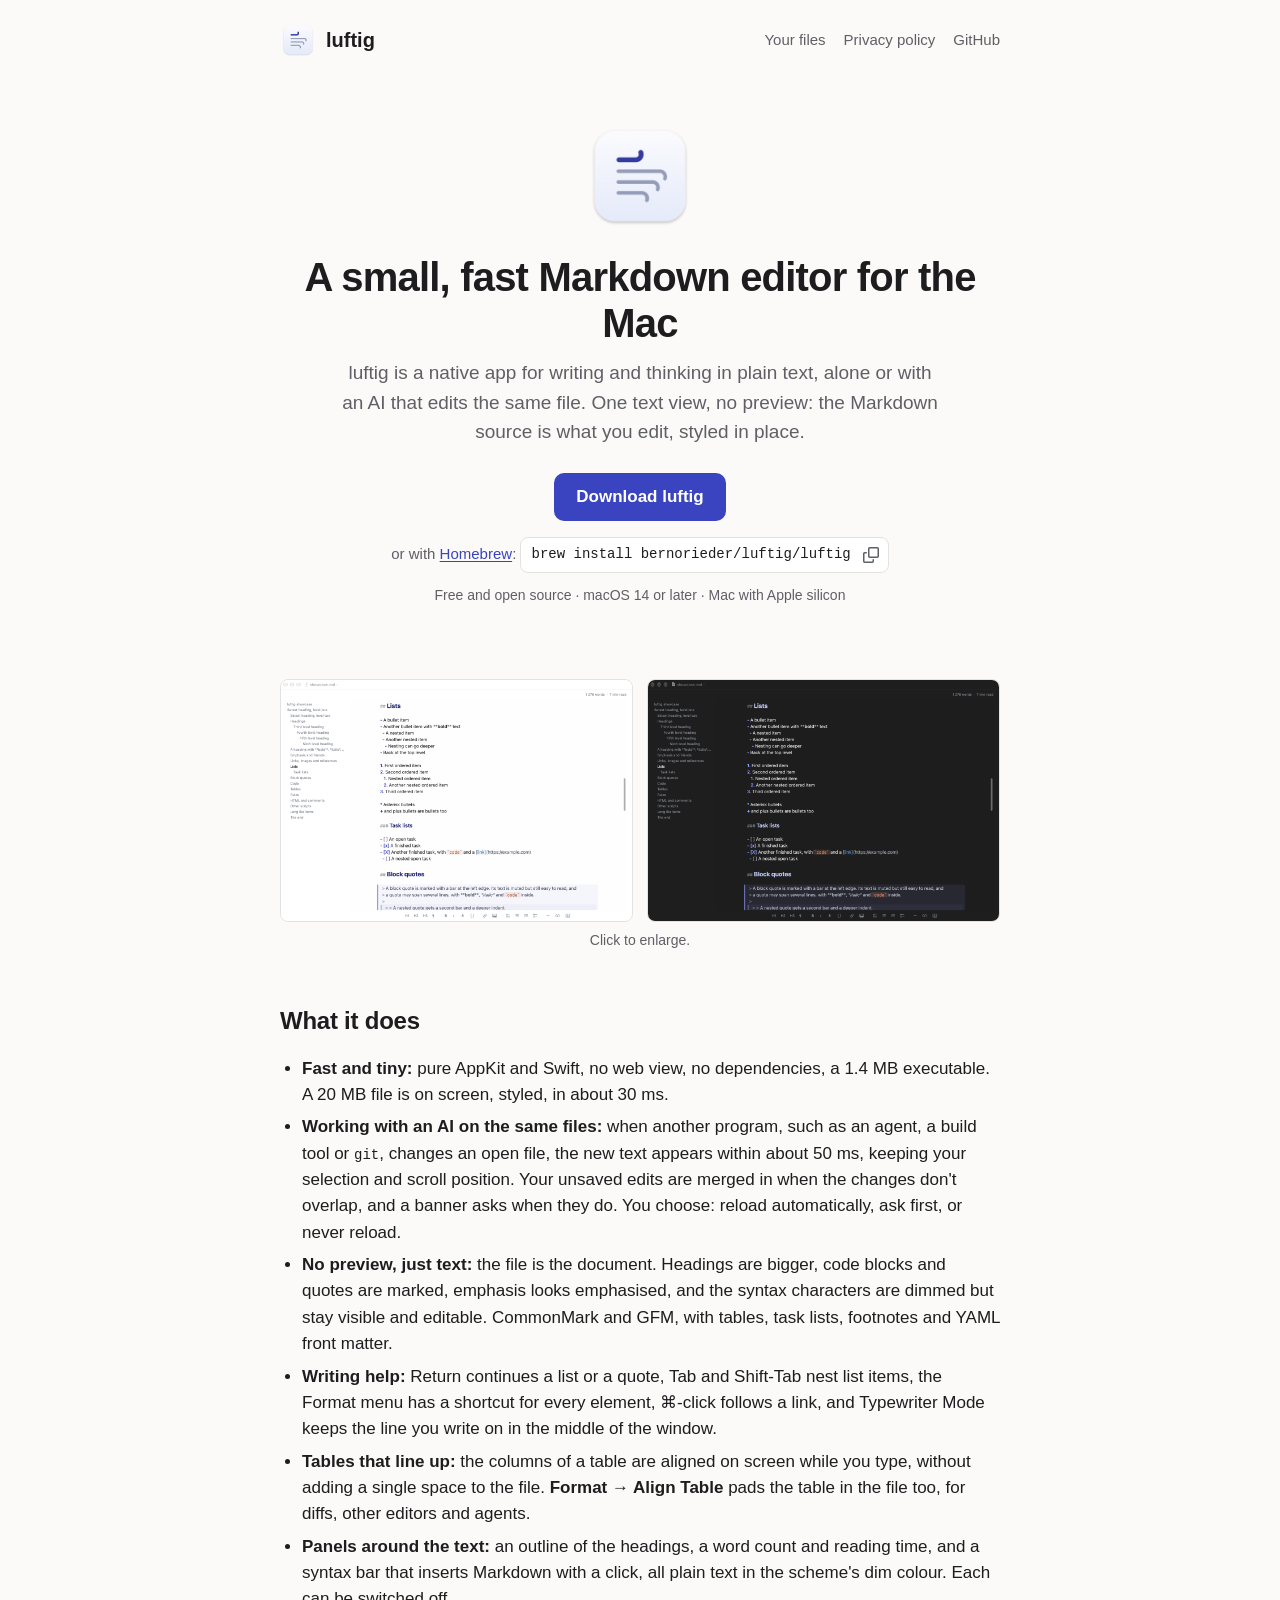
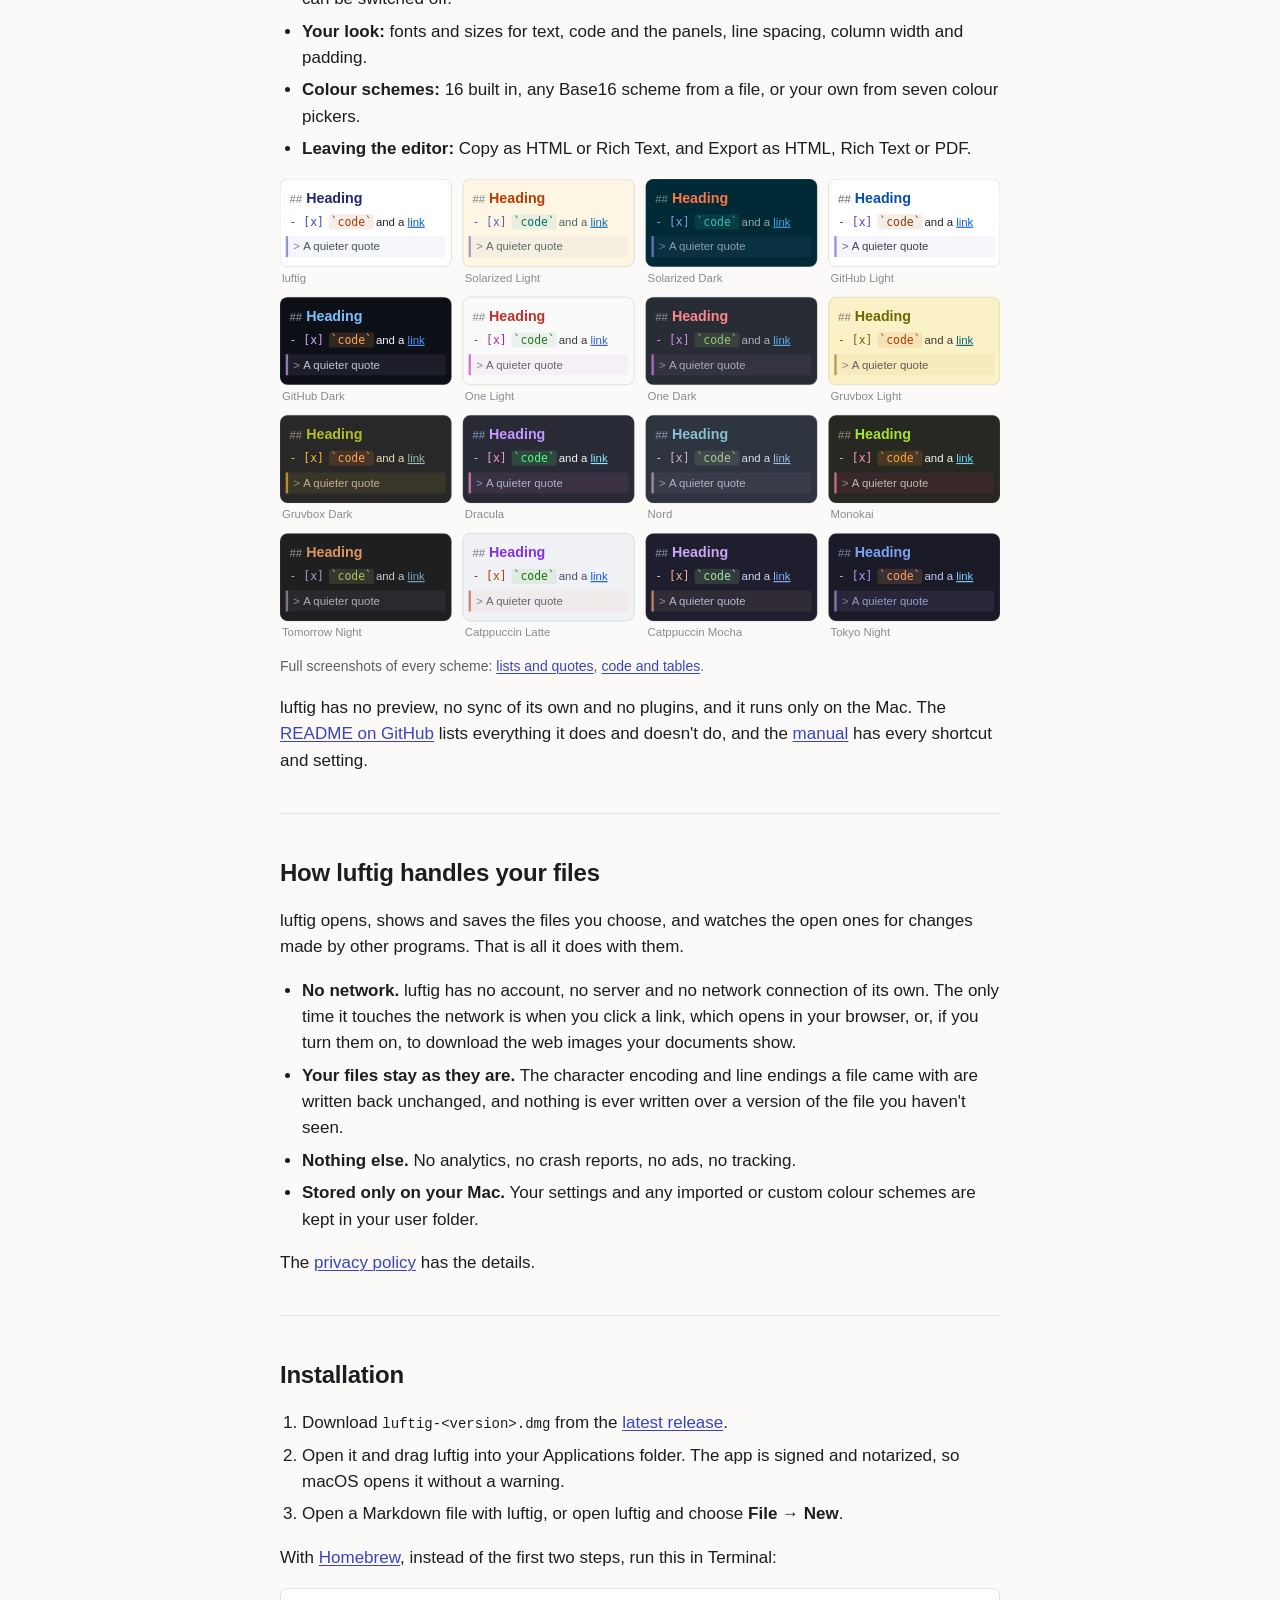
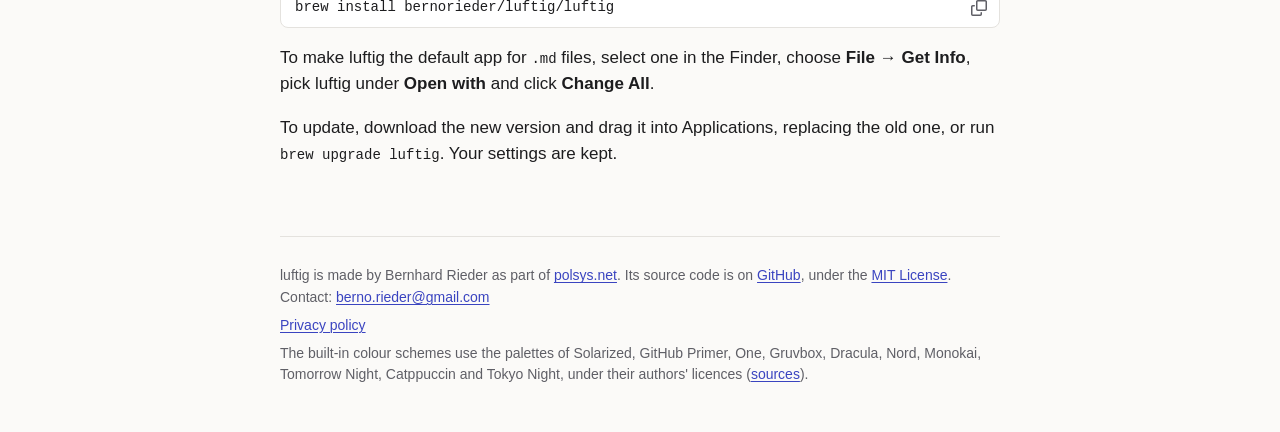
<file: docs/index.html>
<!doctype html>
<html lang="en">
<head>
  <meta charset="utf-8">
  <meta name="viewport" content="width=device-width, initial-scale=1">
  <title>luftig – a small, fast Markdown editor for the Mac</title>
  <meta name="description" content="luftig is a free, native macOS Markdown editor: one text view, no preview, styled in place, very fast, and made for working with an AI on the same files.">
  <link rel="icon" href="icon.png">
  <link rel="stylesheet" href="site.css">
</head>
<body>
  <div class="wrap">
    <header class="site">
      <a class="brand" href="./"><img src="icon.png" alt="">luftig</a>
      <nav>
        <a href="#your-files">Your files</a>
        <a href="privacy.html">Privacy policy</a>
        <a href="https://github.com/bernorieder/luftig">GitHub</a>
      </nav>
    </header>

    <main>
      <div class="hero">
        <img class="icon" src="icon.png" alt="luftig app icon: a page with a blue heading line and three grey lines that curl like a breeze">
        <h1>A small, fast Markdown editor for the Mac</h1>
        <p class="lead">luftig is a native app for writing and thinking in plain text, alone or with an AI that edits the same file. One text view, no preview: the Markdown source is what you edit, styled in place.</p>
        <a class="button" href="https://github.com/bernorieder/luftig/releases/latest">Download luftig</a>
        <p class="brew">or with <a href="https://brew.sh">Homebrew</a>: <span class="command"><code>brew install bernorieder/luftig/luftig</code></span></p>
        <p class="small">Free and open source · macOS 14 or later · Mac with Apple silicon</p>
      </div>

      <div class="shots">
        <a class="zoom" href="screenshots/window-light.png"><img src="screenshots/window-light.png" width="2480" height="1704" alt="luftig in light mode: the outline of the headings on the left, the text with headings, lists, a quote and code styled in place, the word count at the top right, the syntax bar below the text"></a>
        <a class="zoom" href="screenshots/window-dark.png"><img src="screenshots/window-dark.png" width="2480" height="1704" alt="luftig in dark mode"></a>
      </div>
      <p class="small caption">Click to enlarge.</p>

      <section>
        <h2>What it does</h2>
        <ul>
          <li><strong>Fast and tiny:</strong> pure AppKit and Swift, no web view, no dependencies, a 1.4 MB executable. A 20 MB file is on screen, styled, in about 30 ms.</li>
          <li><strong>Working with an AI on the same files:</strong> when another program, such as an agent, a build tool or <code>git</code>, changes an open file, the new text appears within about 50 ms, keeping your selection and scroll position. Your unsaved edits are merged in when the changes don't overlap, and a banner asks when they do. You choose: reload automatically, ask first, or never reload.</li>
          <li><strong>No preview, just text:</strong> the file is the document. Headings are bigger, code blocks and quotes are marked, emphasis looks emphasised, and the syntax characters are dimmed but stay visible and editable. CommonMark and GFM, with tables, task lists, footnotes and YAML front matter.</li>
          <li><strong>Writing help:</strong> Return continues a list or a quote, Tab and Shift-Tab nest list items, the Format menu has a shortcut for every element, ⌘-click follows a link, and Typewriter Mode keeps the line you write on in the middle of the window.</li>
          <li><strong>Tables that line up:</strong> the columns of a table are aligned on screen while you type, without adding a single space to the file. <strong>Format → Align Table</strong> pads the table in the file too, for diffs, other editors and agents.</li>
          <li><strong>Panels around the text:</strong> an outline of the headings, a word count and reading time, and a syntax bar that inserts Markdown with a click, all plain text in the scheme's dim colour. Each can be switched off.</li>
          <li><strong>Your look:</strong> fonts and sizes for text, code and the panels, line spacing, column width and padding.</li>
          <li><strong>Colour schemes:</strong> 16 built in, any Base16 scheme from a file, or your own from seven colour pickers.</li>
          <li><strong>Leaving the editor:</strong> Copy as HTML or Rich Text, and Export as HTML, Rich Text or PDF.</li>
        </ul>
        <img class="schemes" src="site/schemes.svg" width="756" height="486" alt="The sixteen colour schemes, each as a small tile with a heading, a task with inline code and a link, and a quote">
        <p class="small">Full screenshots of every scheme: <a class="zoom" href="site/schemes.jpg">lists and quotes</a>, <a class="zoom" href="site/schemes-code.jpg">code and tables</a>.</p>
        <p>luftig has no preview, no sync of its own and no plugins, and it runs only on the Mac. The <a href="https://github.com/bernorieder/luftig#readme">README on GitHub</a> lists everything it does and doesn't do, and the <a href="https://github.com/bernorieder/luftig/blob/main/docs/MANUAL.md">manual</a> has every shortcut and setting.</p>
      </section>

      <section id="your-files">
        <h2>How luftig handles your files</h2>
        <p>luftig opens, shows and saves the files you choose, and watches the open ones for changes made by other programs. That is all it does with them.</p>
        <ul>
          <li><strong>No network.</strong> luftig has no account, no server and no network connection of its own. The only time it touches the network is when you click a link, which opens in your browser, or, if you turn them on, to download the web images your documents show.</li>
          <li><strong>Your files stay as they are.</strong> The character encoding and line endings a file came with are written back unchanged, and nothing is ever written over a version of the file you haven't seen.</li>
          <li><strong>Nothing else.</strong> No analytics, no crash reports, no ads, no tracking.</li>
          <li><strong>Stored only on your Mac.</strong> Your settings and any imported or custom colour schemes are kept in your user folder.</li>
        </ul>
        <p>The <a href="privacy.html">privacy policy</a> has the details.</p>
      </section>

      <section id="install">
        <h2>Installation</h2>
        <ol>
          <li>Download <code>luftig-&lt;version&gt;.dmg</code> from the <a href="https://github.com/bernorieder/luftig/releases/latest">latest release</a>.</li>
          <li>Open it and drag luftig into your Applications folder. The app is signed and notarized, so macOS opens it without a warning.</li>
          <li>Open a Markdown file with luftig, or open luftig and choose <strong>File → New</strong>.</li>
        </ol>
        <p>With <a href="https://brew.sh">Homebrew</a>, instead of the first two steps, run this in Terminal:</p>
        <div class="command block"><code>brew install bernorieder/luftig/luftig</code></div>
        <p>To make luftig the default app for <code>.md</code> files, select one in the Finder, choose <strong>File → Get Info</strong>, pick luftig under <strong>Open with</strong> and click <strong>Change All</strong>.</p>
        <p>To update, download the new version and drag it into Applications, replacing the old one, or run <code>brew upgrade luftig</code>. Your settings are kept.</p>
      </section>
    </main>

    <footer class="site">
      <p>luftig is made by Bernhard Rieder as part of <a href="https://polsys.net">polsys.net</a>. Its source code is on <a href="https://github.com/bernorieder/luftig">GitHub</a>, under the <a href="https://github.com/bernorieder/luftig/blob/main/LICENSE">MIT License</a>. Contact: <a href="mailto:berno.rieder@gmail.com">berno.rieder@gmail.com</a></p>
      <p><a href="privacy.html">Privacy policy</a></p>
      <p>The built-in colour schemes use the palettes of Solarized, GitHub Primer, One, Gruvbox, Dracula, Nord, Monokai, Tomorrow Night, Catppuccin and Tokyo Night, under their authors' licences (<a href="https://github.com/bernorieder/luftig/blob/main/docs/color-schemes.md">sources</a>).</p>
    </footer>
  </div>

  <dialog id="lightbox" aria-label="Enlarged image"><img alt=""></dialog>
  <script>
    // Adds a copy button to each command, which shows a check mark for a moment once it has copied.
    // Without the script, a click on the command still selects all of it.
    // The icons are GitHub's Octicons "copy" and "check" (Copyright (c) GitHub Inc., MIT License, https://github.com/primer/octicons).
    const icons = '<svg class="clipboard" viewBox="0 0 16 16"><path d="M0 6.75C0 5.784.784 5 1.75 5h1.5a.75.75 0 0 1 0 1.5h-1.5a.25.25 0 0 0-.25.25v7.5c0 .138.112.25.25.25h7.5a.25.25 0 0 0 .25-.25v-1.5a.75.75 0 0 1 1.5 0v1.5A1.75 1.75 0 0 1 9.25 16h-7.5A1.75 1.75 0 0 1 0 14.25Z"/><path d="M5 1.75C5 .784 5.784 0 6.75 0h7.5C15.216 0 16 .784 16 1.75v7.5A1.75 1.75 0 0 1 14.25 11h-7.5A1.75 1.75 0 0 1 5 9.25Zm1.75-.25a.25.25 0 0 0-.25.25v7.5c0 .138.112.25.25.25h7.5a.25.25 0 0 0 .25-.25v-7.5a.25.25 0 0 0-.25-.25Z"/></svg>'
      + '<svg class="check" viewBox="0 0 16 16"><path d="M13.78 4.22a.75.75 0 0 1 0 1.06l-7.25 7.25a.75.75 0 0 1-1.06 0L2.22 9.28a.751.751 0 0 1 .018-1.042.751.751 0 0 1 1.042-.018L6 10.94l6.72-6.72a.75.75 0 0 1 1.06 0Z"/></svg>';
    for (const command of document.querySelectorAll('.command')) {
      const code = command.querySelector('code');
      const button = document.createElement('button');
      button.type = 'button';
      button.className = 'copy';
      button.title = 'Copy';
      button.setAttribute('aria-label', 'Copy the command');
      button.innerHTML = icons;
      button.addEventListener('click', async () => {
        try {
          await navigator.clipboard.writeText(code.textContent);
        } catch {
          getSelection().selectAllChildren(code);
          return;
        }
        button.classList.add('copied');
        button.title = 'Copied';
        clearTimeout(button.reset);
        button.reset = setTimeout(() => {
          button.classList.remove('copied');
          button.title = 'Copy';
        }, 1500);
      });
      command.append(button);
    }

    (() => {
      const box = document.getElementById("lightbox"), img = box.querySelector("img");
      if (!box.showModal) return;                       // an old browser: the links open the images
      document.querySelectorAll("a.zoom").forEach(a => a.addEventListener("click", e => {
        e.preventDefault();
        img.src = a.href;
        img.alt = a.querySelector("img")?.alt || a.textContent;
        box.showModal();
      }));
      box.addEventListener("click", () => box.close());  // a click anywhere closes it; Escape too (the dialog's own)
    })();
  </script>
</body>
</html>
</file>
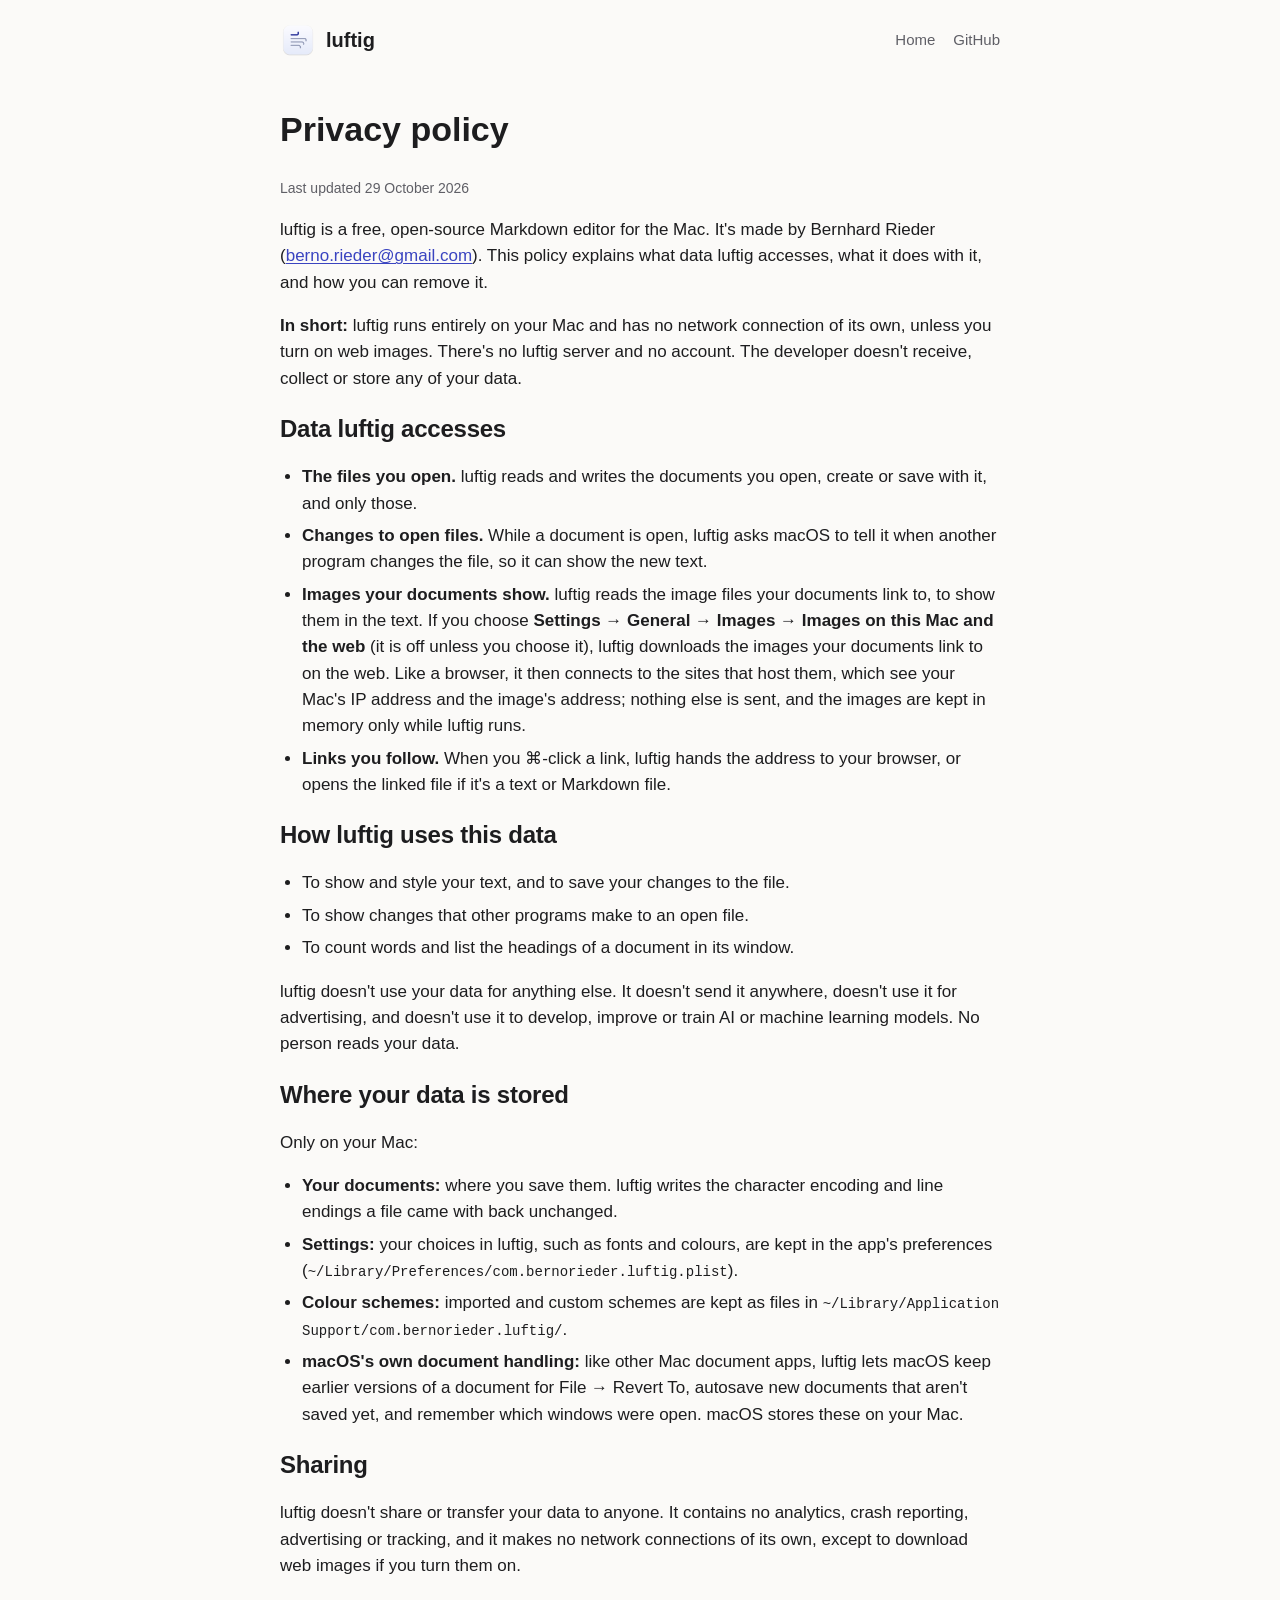
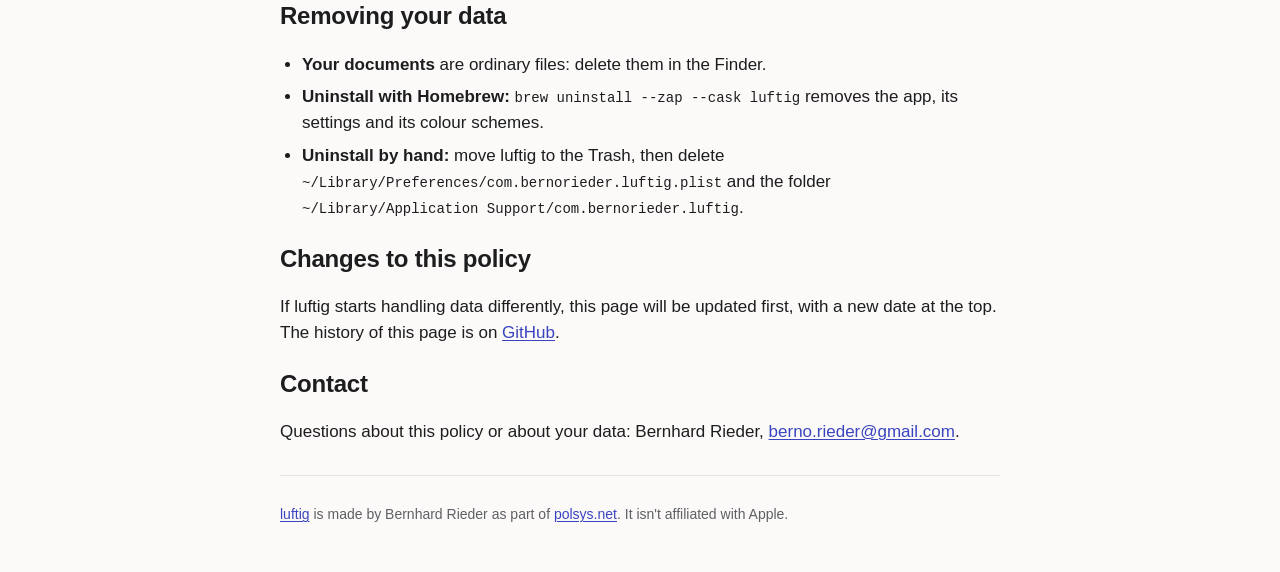
<file: docs/privacy.html>
<!doctype html>
<html lang="en">
<head>
  <meta charset="utf-8">
  <meta name="viewport" content="width=device-width, initial-scale=1">
  <title>Privacy policy – luftig</title>
  <meta name="description" content="How luftig, a Markdown editor for the Mac, handles your files and data.">
  <link rel="icon" href="icon.png">
  <link rel="stylesheet" href="site.css">
</head>
<body>
  <div class="wrap">
    <header class="site">
      <a class="brand" href="./"><img src="icon.png" alt="">luftig</a>
      <nav>
        <a href="./">Home</a>
        <a href="https://github.com/bernorieder/luftig">GitHub</a>
      </nav>
    </header>

    <main>
      <h1>Privacy policy</h1>
      <p class="small">Last updated 29 October 2026</p>

      <p>luftig is a free, open-source Markdown editor for the Mac. It's made by Bernhard Rieder (<a href="mailto:berno.rieder@gmail.com">berno.rieder@gmail.com</a>). This policy explains what data luftig accesses, what it does with it, and how you can remove it.</p>

      <p><strong>In short:</strong> luftig runs entirely on your Mac and has no network connection of its own, unless you turn on web images. There's no luftig server and no account. The developer doesn't receive, collect or store any of your data.</p>

      <h2>Data luftig accesses</h2>
      <ul>
        <li><strong>The files you open.</strong> luftig reads and writes the documents you open, create or save with it, and only those.</li>
        <li><strong>Changes to open files.</strong> While a document is open, luftig asks macOS to tell it when another program changes the file, so it can show the new text.</li>
        <li><strong>Images your documents show.</strong> luftig reads the image files your documents link to, to show them in the text. If you choose <strong>Settings → General → Images → Images on this Mac and the web</strong> (it is off unless you choose it), luftig downloads the images your documents link to on the web. Like a browser, it then connects to the sites that host them, which see your Mac's IP address and the image's address; nothing else is sent, and the images are kept in memory only while luftig runs.</li>
        <li><strong>Links you follow.</strong> When you ⌘-click a link, luftig hands the address to your browser, or opens the linked file if it's a text or Markdown file.</li>
      </ul>

      <h2>How luftig uses this data</h2>
      <ul>
        <li>To show and style your text, and to save your changes to the file.</li>
        <li>To show changes that other programs make to an open file.</li>
        <li>To count words and list the headings of a document in its window.</li>
      </ul>
      <p>luftig doesn't use your data for anything else. It doesn't send it anywhere, doesn't use it for advertising, and doesn't use it to develop, improve or train AI or machine learning models. No person reads your data.</p>

      <h2>Where your data is stored</h2>
      <p>Only on your Mac:</p>
      <ul>
        <li><strong>Your documents:</strong> where you save them. luftig writes the character encoding and line endings a file came with back unchanged.</li>
        <li><strong>Settings:</strong> your choices in luftig, such as fonts and colours, are kept in the app's preferences (<code>~/Library/Preferences/com.bernorieder.luftig.plist</code>).</li>
        <li><strong>Colour schemes:</strong> imported and custom schemes are kept as files in <code>~/Library/Application Support/com.bernorieder.luftig/</code>.</li>
        <li><strong>macOS's own document handling:</strong> like other Mac document apps, luftig lets macOS keep earlier versions of a document for File → Revert To, autosave new documents that aren't saved yet, and remember which windows were open. macOS stores these on your Mac.</li>
      </ul>

      <h2>Sharing</h2>
      <p>luftig doesn't share or transfer your data to anyone. It contains no analytics, crash reporting, advertising or tracking, and it makes no network connections of its own, except to download web images if you turn them on.</p>

      <h2>Removing your data</h2>
      <ul>
        <li><strong>Your documents</strong> are ordinary files: delete them in the Finder.</li>
        <li><strong>Uninstall with Homebrew:</strong> <code>brew uninstall --zap --cask luftig</code> removes the app, its settings and its colour schemes.</li>
        <li><strong>Uninstall by hand:</strong> move luftig to the Trash, then delete <code>~/Library/Preferences/com.bernorieder.luftig.plist</code> and the folder <code>~/Library/Application Support/com.bernorieder.luftig</code>.</li>
      </ul>

      <h2>Changes to this policy</h2>
      <p>If luftig starts handling data differently, this page will be updated first, with a new date at the top. The history of this page is on <a href="https://github.com/bernorieder/luftig/commits/main/docs/privacy.html">GitHub</a>.</p>

      <h2>Contact</h2>
      <p>Questions about this policy or about your data: Bernhard Rieder, <a href="mailto:berno.rieder@gmail.com">berno.rieder@gmail.com</a>.</p>
    </main>

    <footer class="site">
      <p><a href="./">luftig</a> is made by Bernhard Rieder as part of <a href="https://polsys.net">polsys.net</a>. It isn't affiliated with Apple.</p>
    </footer>
  </div>
</body>
</html>
</file>
<file: docs/site.css>
/* Styles for luftig.polsys.net (index.html), served by GitHub Pages from docs/ */

:root {
  --bg: #fbfaf8;
  --text: #1d1d1f;
  --muted: #5f5f66;
  --line: #e4e2de;
  --panel: #ffffff;
  --accent: #3a44c0;
  --accent-text: #ffffff;
  --ok: #1a7f37;
  color-scheme: light dark;
}

@media (prefers-color-scheme: dark) {
  :root {
    --bg: #1b1b1d;
    --text: #f2f2f4;
    --muted: #a2a2aa;
    --line: #34343a;
    --panel: #242427;
    --accent: #949eff;
    --accent-text: #1b1b1d;
    --ok: #3fb950;
  }
}

* { box-sizing: border-box; }

body {
  margin: 0;
  background: var(--bg);
  color: var(--text);
  font: 17px/1.55 -apple-system, BlinkMacSystemFont, "Segoe UI", Helvetica, Arial, sans-serif;
  -webkit-font-smoothing: antialiased;
}

a { color: var(--accent); text-decoration-thickness: 1px; text-underline-offset: 2px; }

.wrap { max-width: 760px; margin: 0 auto; padding: 0 20px; }

header.site {
  display: flex;
  align-items: center;
  justify-content: space-between;
  gap: 16px;
  padding: 22px 0;
}

.brand {
  display: flex;
  align-items: center;
  gap: 10px;
  color: var(--text);
  text-decoration: none;
  font-weight: 600;
  font-size: 20px;
}

.brand img { width: 36px; height: 36px; }

nav { display: flex; gap: 18px; font-size: 15px; }
nav a { color: var(--muted); text-decoration: none; }
nav a:hover { color: var(--text); }

.hero { padding: 40px 0 28px; text-align: center; }
.hero img.icon { width: 112px; height: 112px; }
.hero h1 { font-size: 40px; line-height: 1.15; margin: 14px 0 12px; letter-spacing: -0.02em; }
.hero p.lead { font-size: 19px; color: var(--muted); max-width: 600px; margin: 0 auto 26px; }

.button {
  display: inline-block;
  background: var(--accent);
  color: var(--accent-text);
  font-weight: 600;
  padding: 11px 22px;
  border-radius: 10px;
  text-decoration: none;
}

.small { font-size: 14px; color: var(--muted); }
.hero .small { margin-top: 12px; }
.hero .brew { font-size: 15px; color: var(--muted); margin: 16px 0 0; }

/* A command to copy, such as Homebrew's: one click selects all of it, and the script in
   index.html adds a copy button. Inline under the download button, a full-width box (.block)
   in the installation steps. */
.command {
  display: inline-flex;
  align-items: center;
  gap: 6px;
  max-width: 100%;
  background: var(--panel);
  border: 1px solid var(--line);
  border-radius: 8px;
  padding: 3px 10px;
  vertical-align: middle;
  text-align: left;
}
.command:has(.copy) { padding-right: 3px; }
.command code {
  font-size: 14px;
  min-width: 0;
  color: var(--text);
  user-select: all;
  -webkit-user-select: all;
}
.command.block {
  display: flex;
  justify-content: space-between;
  padding: 8px 14px;
  margin: 12px 0 16px;
}
.command.block:has(.copy) { padding: 5px 6px 5px 14px; }

.copy {
  flex: none;
  display: grid;
  place-items: center;
  width: 28px;
  height: 28px;
  padding: 0;
  border: 0;
  border-radius: 6px;
  background: transparent;
  color: var(--muted);
  cursor: pointer;
}
.copy:hover { background: var(--line); color: var(--text); }
.copy:focus-visible { outline: 2px solid var(--accent); outline-offset: 1px; }
.copy svg {
  width: 16px;
  height: 16px;
  fill: currentColor;
}
.copy .check, .copy.copied .clipboard { display: none; }
.copy.copied .check { display: block; }
.copy.copied { color: var(--ok); }

/* the two window screenshots, side by side; a click opens one large (the dialog below) */
.shots { display: flex; gap: 14px; margin: 30px 0 8px; }
.shots a { flex: 1; display: block; cursor: zoom-in; }
.shots img { width: 100%; height: auto; display: block; border: 1px solid var(--line); border-radius: 8px; transition: transform .15s ease; }
.shots a:hover img { transform: scale(1.015); }
p.caption { margin: 0 0 10px; text-align: center; }

img.schemes { width: 100%; height: auto; display: block; margin: 16px 0 6px; }
a.zoom { cursor: zoom-in; }

dialog#lightbox {
  border: none;
  padding: 0;
  max-width: 96vw;
  max-height: 94vh;
  background: transparent;
  cursor: zoom-out;
}
dialog#lightbox::backdrop { background: rgba(0, 0, 0, .72); }
dialog#lightbox img { display: block; max-width: 96vw; max-height: 94vh; width: auto; height: auto; border-radius: 8px; }

section { padding: 22px 0; border-top: 1px solid var(--line); }
section:first-of-type { border-top: none; }

h2 { font-size: 24px; letter-spacing: -0.01em; margin: 18px 0 10px; }
h3 { font-size: 18px; margin: 22px 0 6px; }

ul, ol { padding-left: 22px; }
li { margin: 6px 0; }

.panel {
  background: var(--panel);
  border: 1px solid var(--line);
  border-radius: 12px;
  padding: 4px 20px;
}

table { width: 100%; border-collapse: collapse; font-size: 15px; margin: 10px 0; }
th, td { text-align: left; vertical-align: top; padding: 9px 10px 9px 0; border-bottom: 1px solid var(--line); }
th { font-weight: 600; }
tr:last-child td { border-bottom: none; }
code { font: 14px/1.4 ui-monospace, Menlo, monospace; overflow-wrap: anywhere; }
pre {
  background: var(--panel);
  border: 1px solid var(--line);
  border-radius: 10px;
  padding: 12px 16px;
  overflow-x: auto;
}
pre code { font-size: 14px; }

footer.site {
  border-top: 1px solid var(--line);
  margin-top: 30px;
  padding: 22px 0 40px;
  font-size: 14px;
  color: var(--muted);
}
footer.site p { margin: 6px 0; }

@media (max-width: 600px) {
  body { font-size: 16px; }
  .hero h1 { font-size: 30px; }
  .hero p.lead { font-size: 17px; }
  .hero .command { margin-top: 4px; }
  .command code { font-size: 12px; }
  nav { gap: 12px; }
  .shots { flex-direction: column; }
  table, thead, tbody, tr, th, td { display: block; }
  thead { display: none; }
  td { border-bottom: none; padding: 2px 0; }
  td:first-child { font-weight: 600; }
  tr { border-bottom: 1px solid var(--line); padding: 8px 0; }
}
</file>
